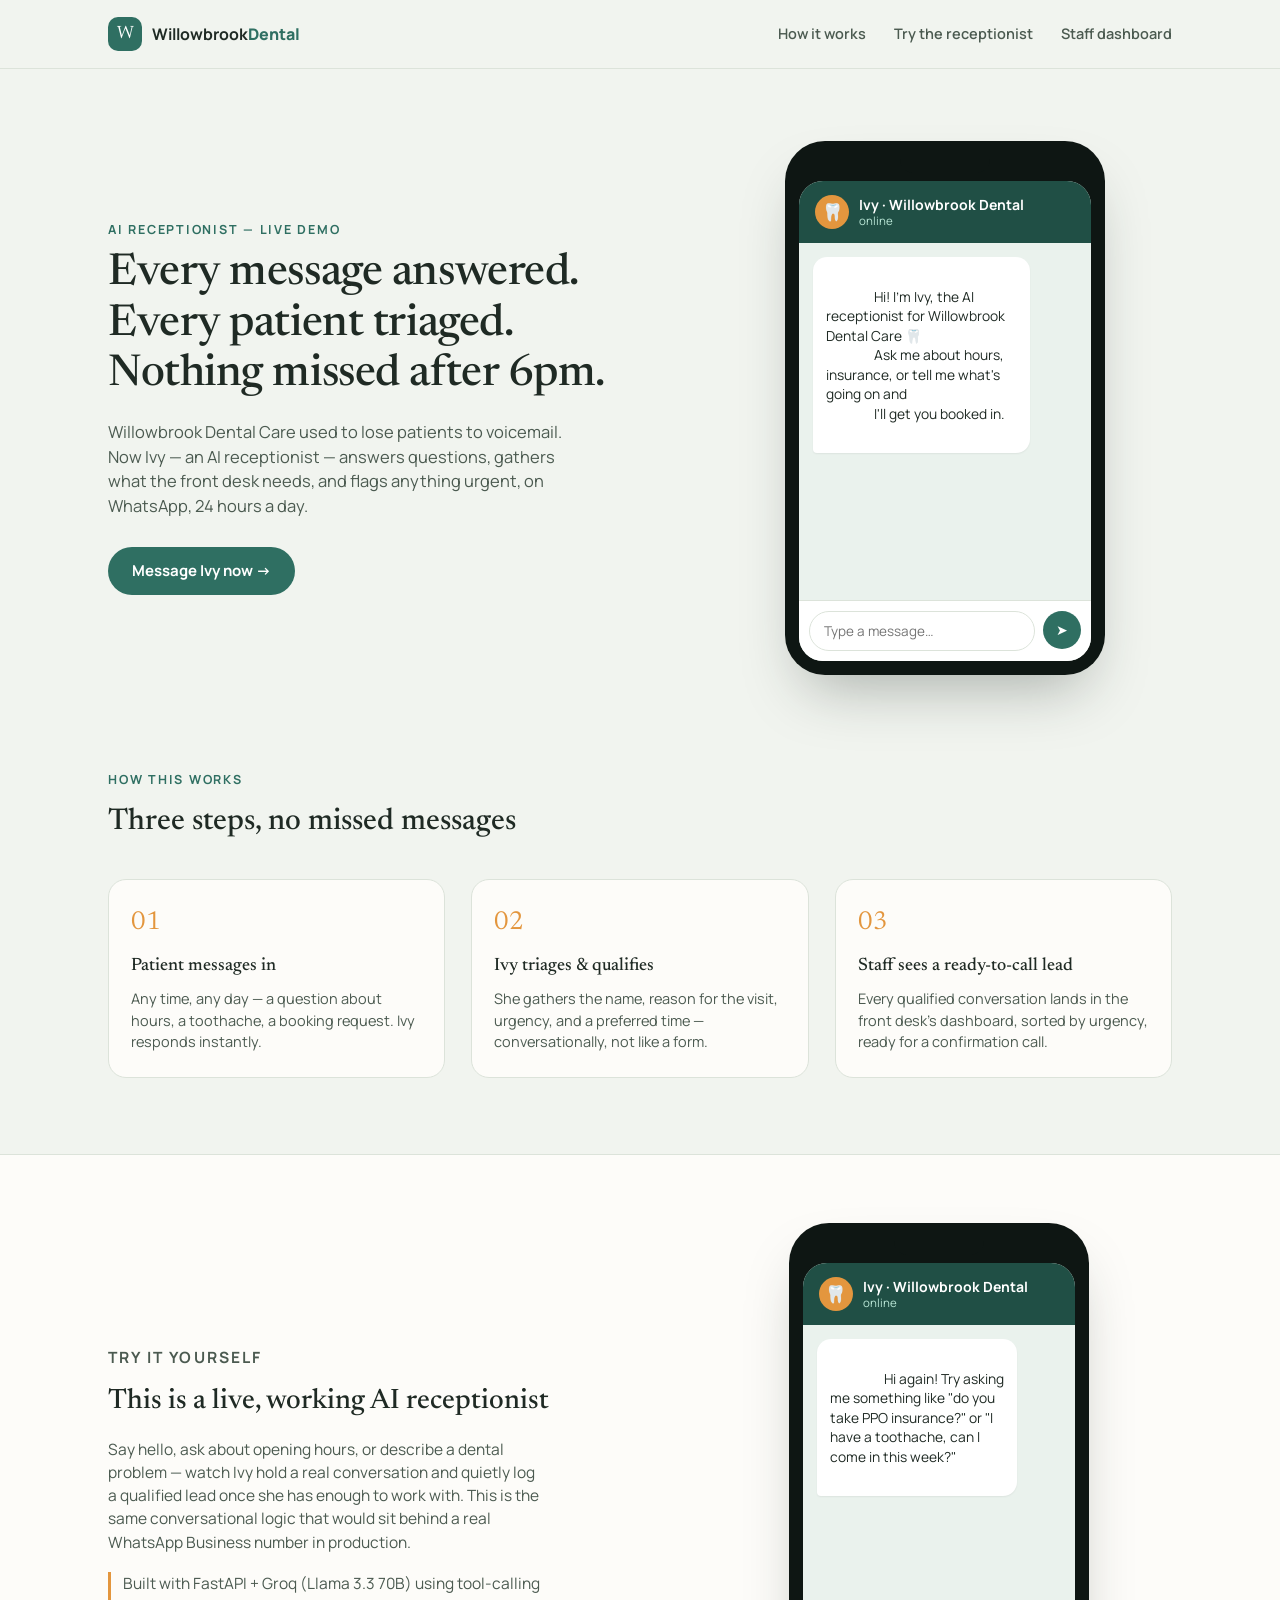
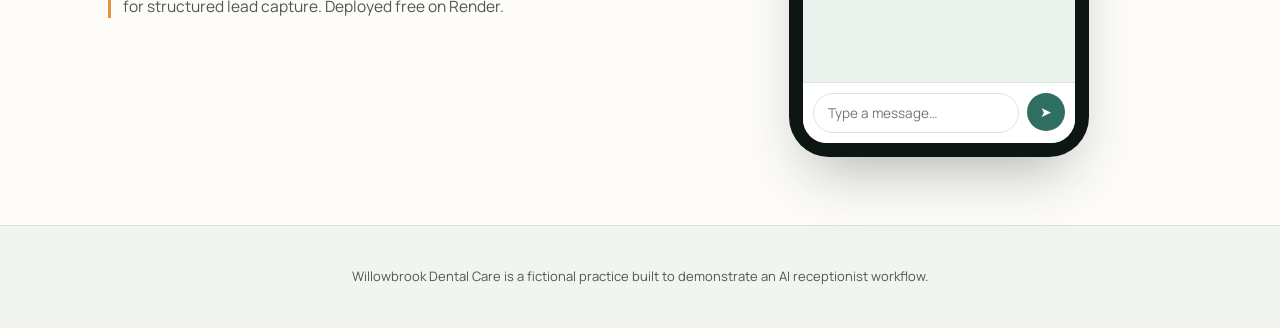
<file: static/index.html>
<!DOCTYPE html>
<html lang="en">
<head>
<meta charset="UTF-8" />
<meta name="viewport" content="width=device-width, initial-scale=1.0" />
<title>Willowbrook Dental Care — AI Receptionist</title>
<link rel="preconnect" href="https://fonts.googleapis.com">
<link href="https://fonts.googleapis.com/css2?family=Newsreader:ital,opsz,wght@0,6..72,400;0,6..72,500;0,6..72,600;1,6..72,400&family=Manrope:wght@400;500;600;700;800&display=swap" rel="stylesheet">
<link rel="stylesheet" href="/static/styles.css" />
</head>
<body>

  <header class="topbar">
    <div class="wrap topbar-inner">
      <div class="brand">
        <span class="brand-mark">W</span>
        <span class="brand-name">Willowbrook<em>Dental</em></span>
      </div>
      <nav class="topnav">
        <a href="#how">How it works</a>
        <a href="#chat">Try the receptionist</a>
        <a href="/admin">Staff dashboard</a>
      </nav>
    </div>
  </header>

  <main>
    <section class="hero wrap">
      <div class="hero-copy">
        <p class="eyebrow">AI Receptionist — live demo</p>
        <h1>Every message answered.<br>Every patient triaged.<br>Nothing missed after 6pm.</h1>
        <p class="hero-sub">
          Willowbrook Dental Care used to lose patients to voicemail. Now Ivy — an
          AI receptionist — answers questions, gathers what the front desk needs,
          and flags anything urgent, on WhatsApp, 24 hours a day.
        </p>
        <a href="#chat" class="btn-primary">Message Ivy now →</a>
      </div>

      <div class="hero-phone">
        <div class="phone-frame">
          <div class="phone-notch"></div>
          <div class="chat-app">
            <div class="chat-header">
              <div class="chat-avatar">🦷</div>
              <div class="chat-header-text">
                <strong>Ivy · Willowbrook Dental</strong>
                <span id="statusLine">online</span>
              </div>
            </div>
            <div class="chat-body" id="chatBody">
              <div class="bubble bubble-in">
                Hi! I'm Ivy, the AI receptionist for Willowbrook Dental Care 🦷
                Ask me about hours, insurance, or tell me what's going on and
                I'll get you booked in.
              </div>
            </div>
            <div class="chat-input-row">
              <input id="chatInput" type="text" placeholder="Type a message…" autocomplete="off" />
              <button id="sendBtn" aria-label="Send">➤</button>
            </div>
          </div>
        </div>
      </div>
    </section>

    <section class="how" id="how">
      <div class="wrap">
        <p class="eyebrow">How this works</p>
        <h2>Three steps, no missed messages</h2>
        <div class="steps">
          <div class="step">
            <span class="step-num">01</span>
            <h3>Patient messages in</h3>
            <p>Any time, any day — a question about hours, a toothache, a booking request. Ivy responds instantly.</p>
          </div>
          <div class="step">
            <span class="step-num">02</span>
            <h3>Ivy triages &amp; qualifies</h3>
            <p>She gathers the name, reason for the visit, urgency, and a preferred time — conversationally, not like a form.</p>
          </div>
          <div class="step">
            <span class="step-num">03</span>
            <h3>Staff sees a ready-to-call lead</h3>
            <p>Every qualified conversation lands in the front desk's dashboard, sorted by urgency, ready for a confirmation call.</p>
          </div>
        </div>
      </div>
    </section>

    <section class="chat-section" id="chat">
      <div class="wrap chat-section-inner">
        <div class="chat-section-copy">
          <p class="eyebrow">Try it yourself</p>
          <h2>This is a live, working AI receptionist</h2>
          <p>
            Say hello, ask about opening hours, or describe a dental problem —
            watch Ivy hold a real conversation and quietly log a qualified lead
            once she has enough to work with. This is the same conversational
            logic that would sit behind a real WhatsApp Business number in
            production.
          </p>
          <p class="note">
            Built with FastAPI + Groq (Llama 3.3 70B) using tool-calling for
            structured lead capture. Deployed free on Render.
          </p>
        </div>
        <div class="chat-section-widget">
          <div class="phone-frame small">
            <div class="phone-notch"></div>
            <div class="chat-app">
              <div class="chat-header">
                <div class="chat-avatar">🦷</div>
                <div class="chat-header-text">
                  <strong>Ivy · Willowbrook Dental</strong>
                  <span>online</span>
                </div>
              </div>
              <div class="chat-body" id="chatBody2">
                <div class="bubble bubble-in">
                  Hi again! Try asking me something like "do you take PPO insurance?" or "I have a toothache, can I come in this week?"
                </div>
              </div>
              <div class="chat-input-row">
                <input id="chatInput2" type="text" placeholder="Type a message…" autocomplete="off" />
                <button id="sendBtn2" aria-label="Send">➤</button>
              </div>
            </div>
          </div>
        </div>
      </div>
    </section>
  </main>

  <footer class="footer">
    <div class="wrap">
      <p>Willowbrook Dental Care is a fictional practice built to demonstrate an AI receptionist workflow.</p>
    </div>
  </footer>

<script src="/static/app.js"></script>
</body>
</html>
</file>
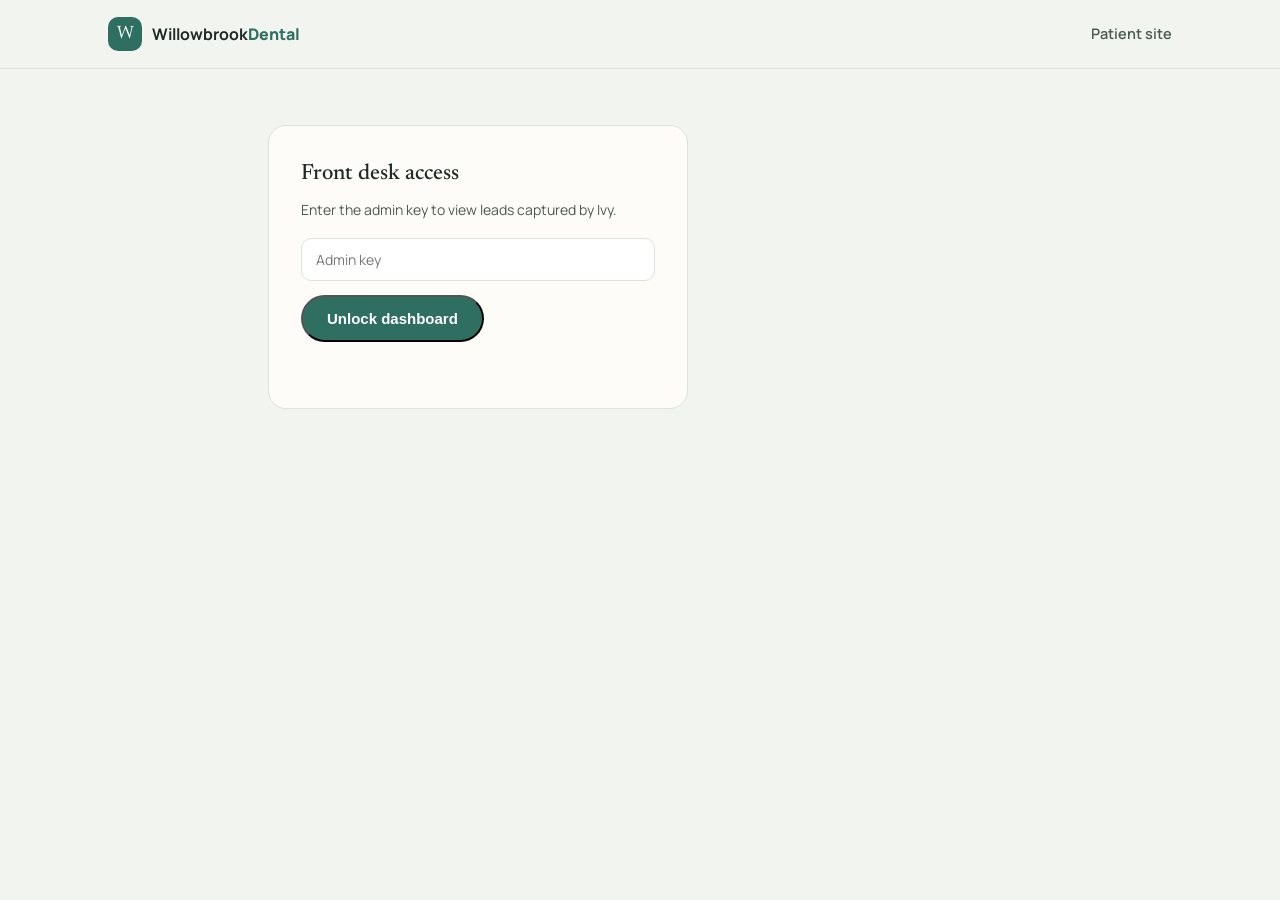
<file: static/admin.html>
<!DOCTYPE html>
<html lang="en">
<head>
<meta charset="UTF-8" />
<meta name="viewport" content="width=device-width, initial-scale=1.0" />
<title>Front Desk Dashboard — Willowbrook Dental</title>
<link rel="preconnect" href="https://fonts.googleapis.com">
<link href="https://fonts.googleapis.com/css2?family=Newsreader:wght@500;600&family=Manrope:wght@400;500;600;700&display=swap" rel="stylesheet">
<link rel="stylesheet" href="/static/styles.css" />
<link rel="stylesheet" href="/static/admin.css" />
</head>
<body class="admin-body">

  <header class="topbar">
    <div class="wrap topbar-inner">
      <div class="brand">
        <span class="brand-mark">W</span>
        <span class="brand-name">Willowbrook<em>Dental</em></span>
      </div>
      <nav class="topnav">
        <a href="/">Patient site</a>
      </nav>
    </div>
  </header>

  <main class="wrap admin-wrap">

    <div id="gate" class="gate">
      <h2>Front desk access</h2>
      <p>Enter the admin key to view leads captured by Ivy.</p>
      <input id="adminKeyInput" type="password" placeholder="Admin key" />
      <button id="unlockBtn" class="btn-primary">Unlock dashboard</button>
      <p id="gateError" class="gate-error"></p>
    </div>

    <div id="dashboard" class="dashboard hidden">
      <div class="dash-head">
        <div>
          <p class="eyebrow">Front desk</p>
          <h2>Leads captured by Ivy</h2>
        </div>
        <button id="refreshBtn" class="btn-secondary">Refresh</button>
      </div>

      <div id="leadsEmpty" class="leads-empty hidden">
        No leads yet — go chat with Ivy on the patient site and describe a visit to see one show up here.
      </div>

      <div id="leadsList" class="leads-list"></div>
    </div>

  </main>

<script src="/static/admin.js"></script>
</body>
</html>
</file>
<file: static/styles.css>
:root {
  --bg: #F1F4EF;
  --surface: #FDFCF9;
  --ink: #1F2A24;
  --ink-soft: #4B5A50;
  --teal: #2F6F62;
  --teal-deep: #204F45;
  --amber: #E3963E;
  --brick: #C1442E;
  --line: #DCE3DA;
  --radius: 18px;
}

* { box-sizing: border-box; }

html { scroll-behavior: smooth; }

body {
  margin: 0;
  background: var(--bg);
  color: var(--ink);
  font-family: 'Manrope', sans-serif;
  line-height: 1.5;
}

h1, h2, h3 {
  font-family: 'Newsreader', serif;
  font-weight: 500;
  margin: 0;
  color: var(--ink);
}

.wrap {
  max-width: 1120px;
  margin: 0 auto;
  padding: 0 28px;
}

.eyebrow {
  text-transform: uppercase;
  letter-spacing: 0.14em;
  font-size: 12.5px;
  font-weight: 700;
  color: var(--teal);
  margin: 0 0 10px;
}

/* ---------- Topbar ---------- */
.topbar {
  position: sticky;
  top: 0;
  z-index: 20;
  background: rgba(241, 244, 239, 0.9);
  backdrop-filter: blur(8px);
  border-bottom: 1px solid var(--line);
}
.topbar-inner {
  display: flex;
  align-items: center;
  justify-content: space-between;
  height: 68px;
}
.brand { display: flex; align-items: center; gap: 10px; }
.brand-mark {
  width: 34px; height: 34px;
  border-radius: 10px;
  background: var(--teal);
  color: #fff;
  display: flex; align-items: center; justify-content: center;
  font-family: 'Newsreader', serif;
  font-size: 18px;
}
.brand-name { font-weight: 700; font-size: 16px; }
.brand-name em { font-style: normal; color: var(--teal); font-weight: 800; }
.topnav { display: flex; gap: 28px; }
.topnav a {
  color: var(--ink-soft);
  text-decoration: none;
  font-size: 14.5px;
  font-weight: 600;
}
.topnav a:hover { color: var(--teal); }

/* ---------- Hero ---------- */
.hero {
  display: grid;
  grid-template-columns: 1.1fr 0.9fr;
  gap: 56px;
  align-items: center;
  padding: 72px 28px 56px;
}
.hero-copy h1 {
  font-size: 44px;
  line-height: 1.14;
  letter-spacing: -0.01em;
}
.hero-sub {
  color: var(--ink-soft);
  font-size: 16.5px;
  max-width: 46ch;
  margin: 20px 0 28px;
}
.btn-primary {
  display: inline-block;
  background: var(--teal);
  color: #fff;
  padding: 13px 24px;
  border-radius: 999px;
  text-decoration: none;
  font-weight: 700;
  font-size: 15px;
  transition: background 0.15s ease, transform 0.15s ease;
}
.btn-primary:hover { background: var(--teal-deep); transform: translateY(-1px); }

/* ---------- Phone / chat widget (signature element) ---------- */
.hero-phone { display: flex; justify-content: center; }
.phone-frame {
  width: 320px;
  background: #0E1613;
  border-radius: 40px;
  padding: 14px;
  box-shadow: 0 30px 60px -20px rgba(31, 42, 36, 0.35);
}
.phone-frame.small { width: 300px; }
.phone-notch {
  width: 90px; height: 18px;
  background: #0E1613;
  border-radius: 0 0 14px 14px;
  margin: 0 auto 8px;
}
.chat-app {
  background: #EAF2ED;
  border-radius: 24px;
  overflow: hidden;
  display: flex;
  flex-direction: column;
  height: 480px;
}
.chat-header {
  background: var(--teal-deep);
  color: #fff;
  padding: 14px 16px;
  display: flex; align-items: center; gap: 10px;
}
.chat-avatar {
  width: 34px; height: 34px;
  border-radius: 50%;
  background: var(--amber);
  display: flex; align-items: center; justify-content: center;
  font-size: 17px;
}
.chat-header-text { display: flex; flex-direction: column; line-height: 1.25; }
.chat-header-text strong { font-size: 14px; }
.chat-header-text span { font-size: 11.5px; color: #B9E6D6; }

.chat-body {
  flex: 1;
  padding: 14px;
  overflow-y: auto;
  display: flex;
  flex-direction: column;
  gap: 10px;
}
.bubble {
  max-width: 82%;
  padding: 10px 13px;
  border-radius: 14px;
  font-size: 13.8px;
  line-height: 1.42;
  white-space: pre-wrap;
}
.bubble-in {
  background: #fff;
  color: var(--ink);
  align-self: flex-start;
  border-bottom-left-radius: 4px;
  box-shadow: 0 1px 2px rgba(0,0,0,0.06);
}
.bubble-out {
  background: var(--teal);
  color: #fff;
  align-self: flex-end;
  border-bottom-right-radius: 4px;
}
.bubble-typing {
  background: #fff;
  align-self: flex-start;
  border-bottom-left-radius: 4px;
  display: flex;
  gap: 4px;
  padding: 12px 14px;
}
.bubble-typing span {
  width: 6px; height: 6px;
  border-radius: 50%;
  background: #A9B7AE;
  animation: blink 1.2s infinite ease-in-out;
}
.bubble-typing span:nth-child(2) { animation-delay: 0.2s; }
.bubble-typing span:nth-child(3) { animation-delay: 0.4s; }
@keyframes blink { 0%, 80%, 100% { opacity: 0.25; } 40% { opacity: 1; } }

.chat-input-row {
  display: flex;
  gap: 8px;
  padding: 10px;
  background: #fff;
  border-top: 1px solid var(--line);
}
.chat-input-row input {
  flex: 1;
  border: 1px solid var(--line);
  border-radius: 999px;
  padding: 10px 14px;
  font-size: 13.5px;
  font-family: 'Manrope', sans-serif;
  outline: none;
}
.chat-input-row input:focus { border-color: var(--teal); }
.chat-input-row button {
  width: 38px; height: 38px;
  border-radius: 50%;
  border: none;
  background: var(--teal);
  color: #fff;
  cursor: pointer;
  font-size: 14px;
}
.chat-input-row button:hover { background: var(--teal-deep); }
.chat-input-row button:focus-visible,
.btn-primary:focus-visible,
.topnav a:focus-visible {
  outline: 2px solid var(--amber);
  outline-offset: 2px;
}

/* ---------- How it works ---------- */
.how { padding: 40px 28px 76px; }
.how h2 { font-size: 30px; margin-bottom: 34px; }
.steps {
  display: grid;
  grid-template-columns: repeat(3, 1fr);
  gap: 26px;
}
.step {
  background: var(--surface);
  border: 1px solid var(--line);
  border-radius: var(--radius);
  padding: 24px 22px;
}
.step-num {
  font-family: 'Newsreader', serif;
  font-size: 26px;
  color: var(--amber);
  display: block;
  margin-bottom: 10px;
}
.step h3 { font-size: 18px; margin-bottom: 8px; }
.step p { color: var(--ink-soft); font-size: 14.5px; margin: 0; }

/* ---------- Chat section ---------- */
.chat-section { background: var(--surface); border-top: 1px solid var(--line); border-bottom: 1px solid var(--line); }
.chat-section-inner {
  display: grid;
  grid-template-columns: 1fr 0.85fr;
  gap: 48px;
  align-items: center;
  padding: 68px 28px;
}
.chat-section-copy h2 { font-size: 28px; margin-bottom: 16px; }
.chat-section-copy p { color: var(--ink-soft); font-size: 15.5px; max-width: 48ch; }
.note {
  margin-top: 18px;
  font-size: 13px;
  color: var(--ink-soft);
  border-left: 3px solid var(--amber);
  padding-left: 12px;
}
.chat-section-widget { display: flex; justify-content: center; }

/* ---------- Footer ---------- */
.footer { padding: 28px; }
.footer p { color: var(--ink-soft); font-size: 13px; text-align: center; }

/* ---------- Responsive ---------- */
@media (max-width: 880px) {
  .hero { grid-template-columns: 1fr; padding-top: 44px; }
  .hero-copy h1 { font-size: 32px; }
  .steps { grid-template-columns: 1fr; }
  .chat-section-inner { grid-template-columns: 1fr; }
  .topnav { display: none; }
}

@media (prefers-reduced-motion: reduce) {
  * { animation-duration: 0.001ms !important; transition-duration: 0.001ms !important; }
}
</file>
<file: static/admin.css>
.admin-wrap { padding: 56px 28px; max-width: 800px; }

.gate {
  background: var(--surface);
  border: 1px solid var(--line);
  border-radius: var(--radius);
  padding: 32px;
  max-width: 420px;
}
.gate h2 { font-size: 22px; margin-bottom: 8px; }
.gate p { color: var(--ink-soft); font-size: 14px; margin: 0 0 18px; }
.gate input {
  width: 100%;
  padding: 11px 14px;
  border: 1px solid var(--line);
  border-radius: 10px;
  font-family: 'Manrope', sans-serif;
  font-size: 14px;
  margin-bottom: 14px;
  outline: none;
}
.gate input:focus { border-color: var(--teal); }
.gate-error { color: var(--brick); font-size: 13px; margin-top: 10px; min-height: 16px; }

.hidden { display: none !important; }

.dash-head {
  display: flex;
  align-items: flex-end;
  justify-content: space-between;
  margin-bottom: 24px;
}
.dash-head h2 { font-size: 26px; }

.btn-secondary {
  background: transparent;
  border: 1px solid var(--teal);
  color: var(--teal);
  padding: 9px 18px;
  border-radius: 999px;
  font-weight: 700;
  font-size: 13.5px;
  cursor: pointer;
}
.btn-secondary:hover { background: var(--teal); color: #fff; }

.leads-empty {
  color: var(--ink-soft);
  font-size: 14px;
  background: var(--surface);
  border: 1px dashed var(--line);
  border-radius: var(--radius);
  padding: 26px;
  text-align: center;
}

.leads-list { display: flex; flex-direction: column; gap: 12px; }

.lead-card {
  background: var(--surface);
  border: 1px solid var(--line);
  border-radius: 14px;
  padding: 16px 18px;
  display: grid;
  grid-template-columns: auto 1fr auto;
  gap: 16px;
  align-items: center;
}
.lead-urgency {
  font-size: 11px;
  font-weight: 800;
  text-transform: uppercase;
  letter-spacing: 0.06em;
  padding: 5px 10px;
  border-radius: 999px;
  white-space: nowrap;
}
.lead-urgency.routine { background: #E4EFE9; color: var(--teal-deep); }
.lead-urgency.urgent { background: #FBEAD3; color: #8A5A16; }
.lead-urgency.emergency { background: #F6DAD4; color: var(--brick); }

.lead-main strong { font-size: 15px; }
.lead-main p { margin: 4px 0 0; font-size: 13.5px; color: var(--ink-soft); }

.lead-time { font-size: 12px; color: var(--ink-soft); white-space: nowrap; }

@media (max-width: 600px) {
  .lead-card { grid-template-columns: 1fr; }
}
</file>
